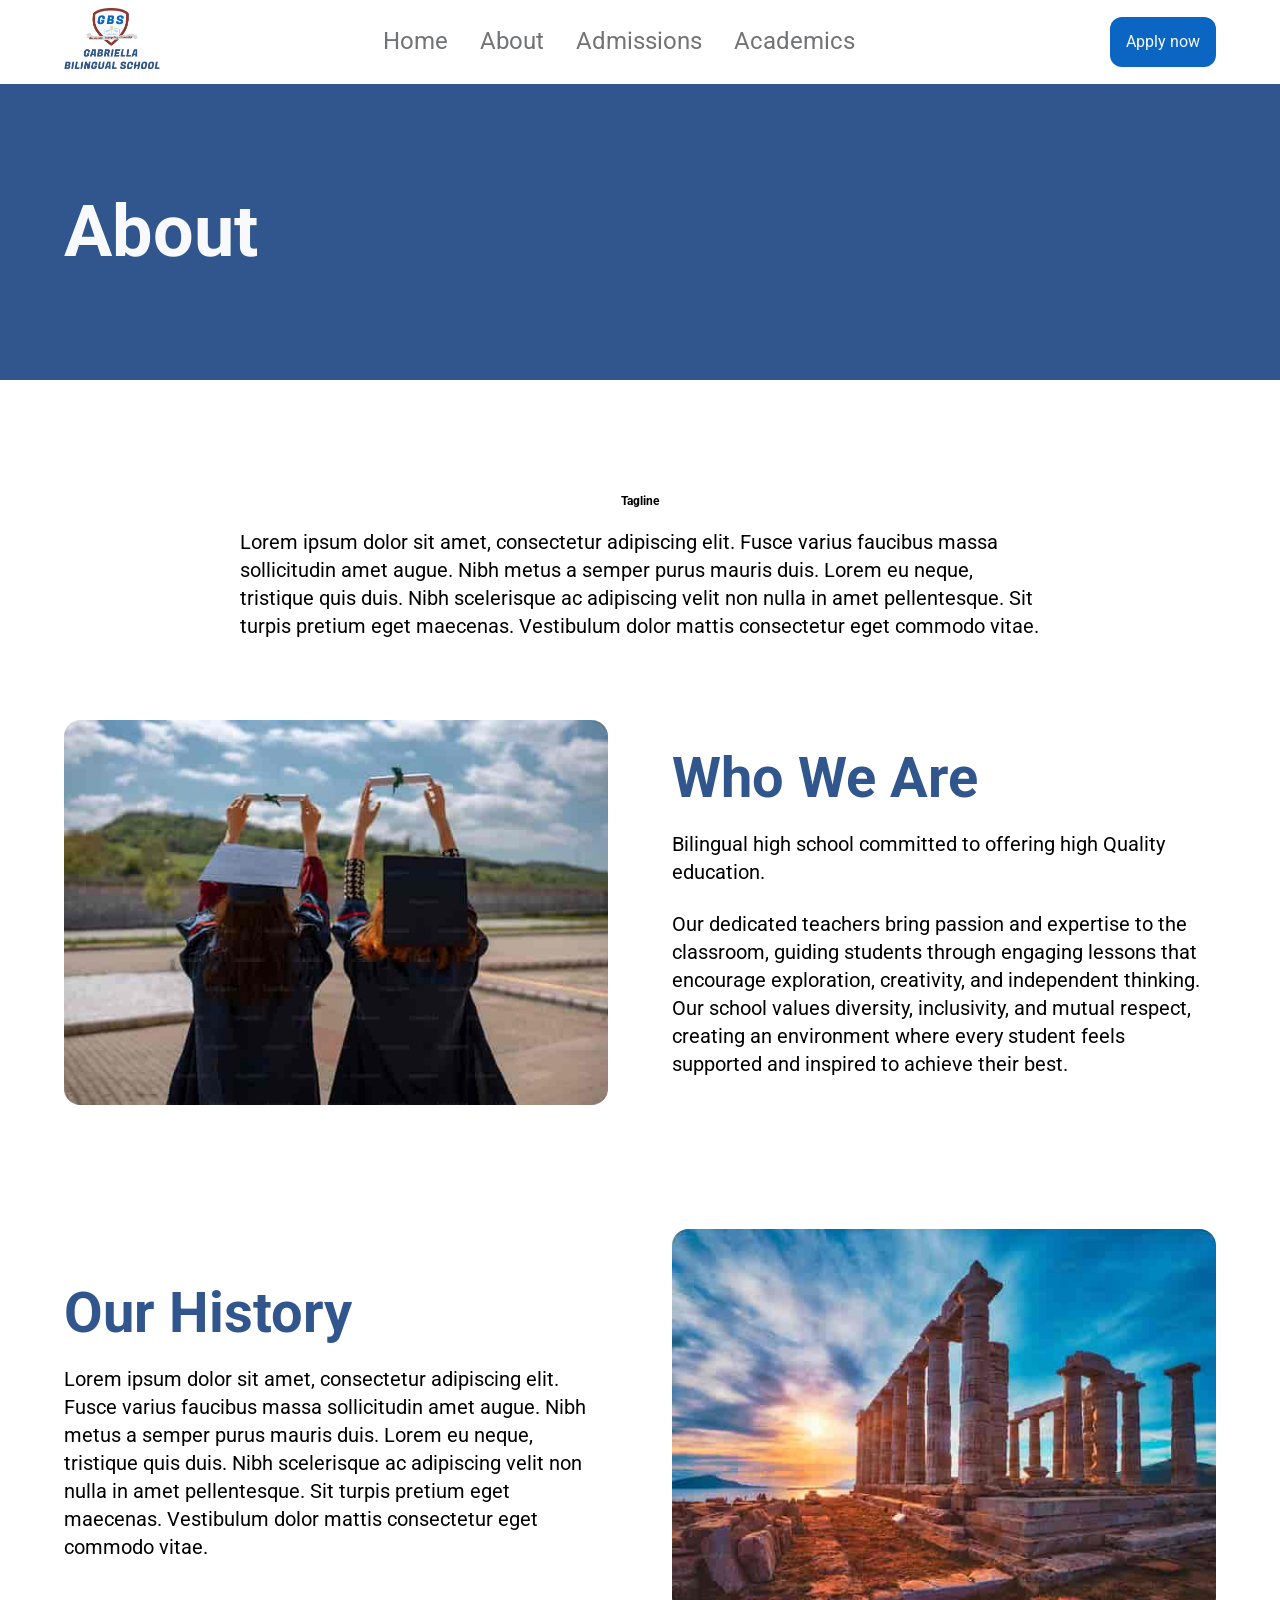
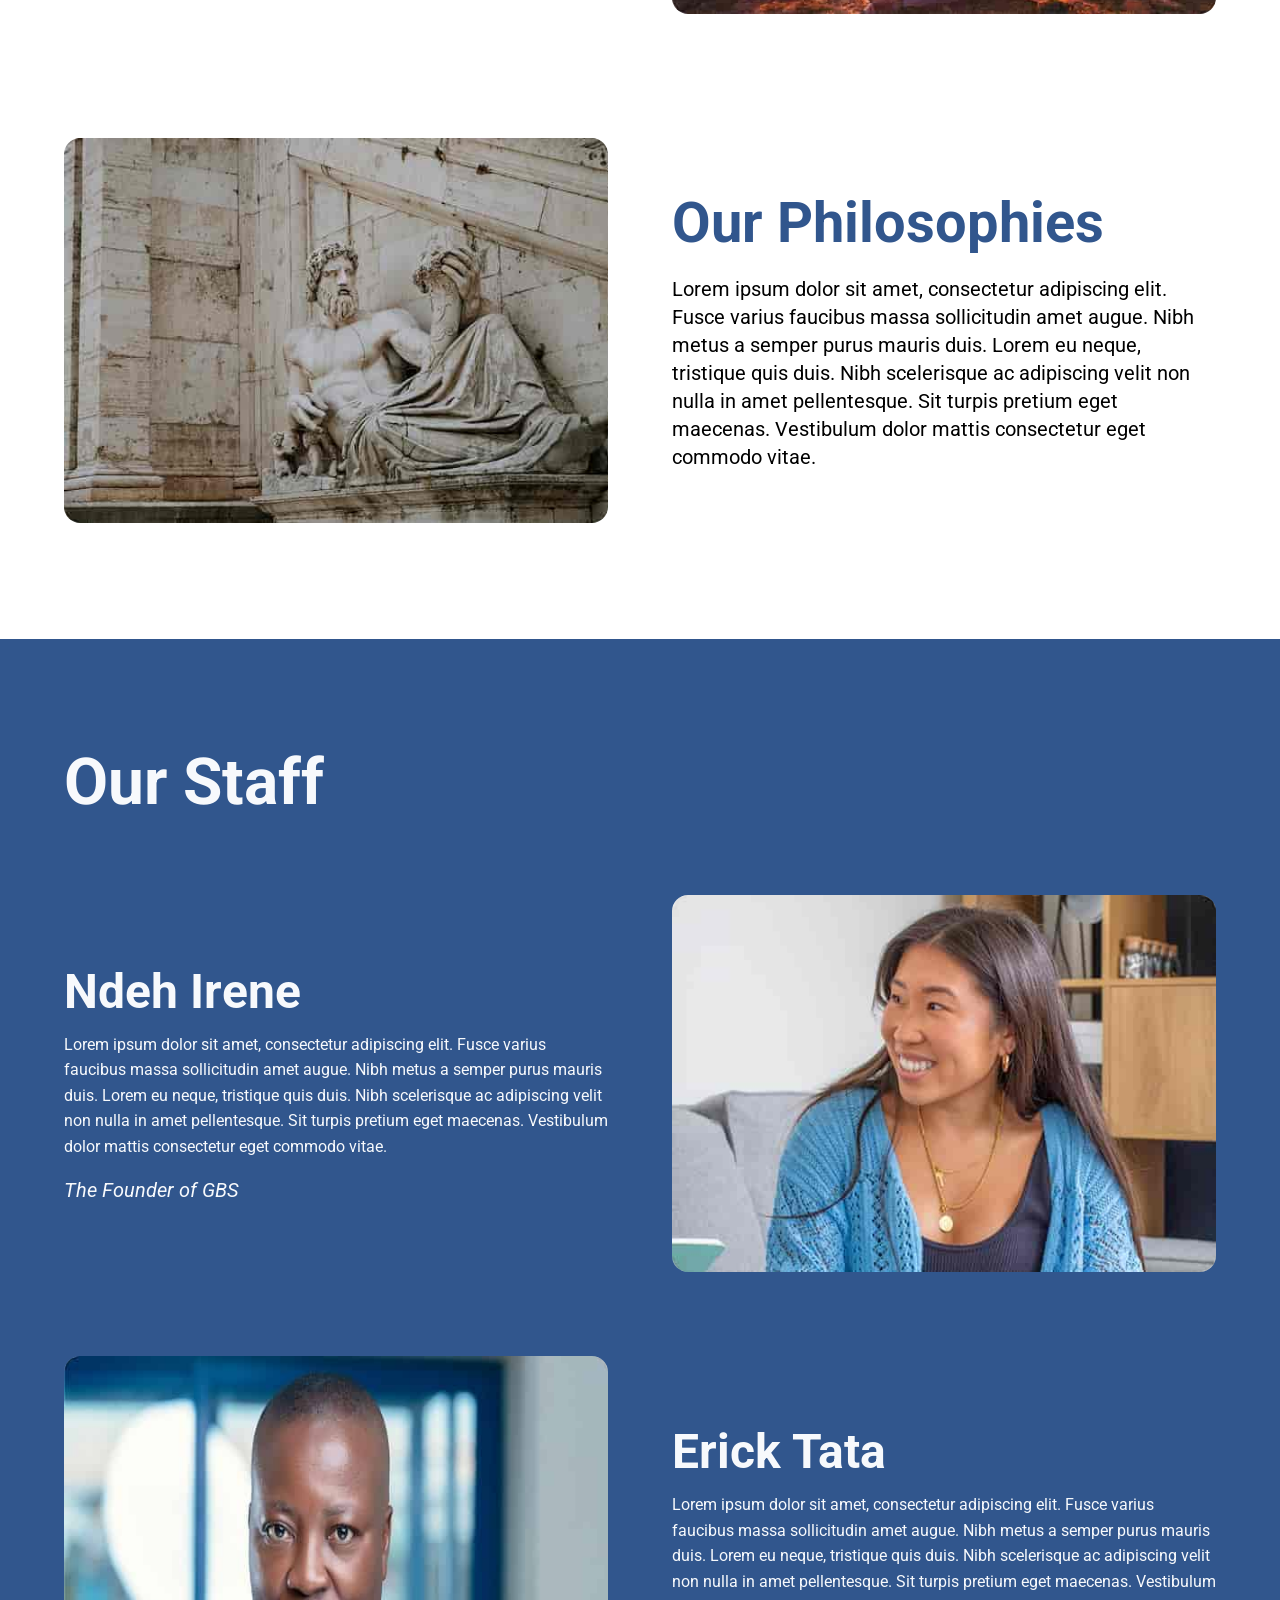
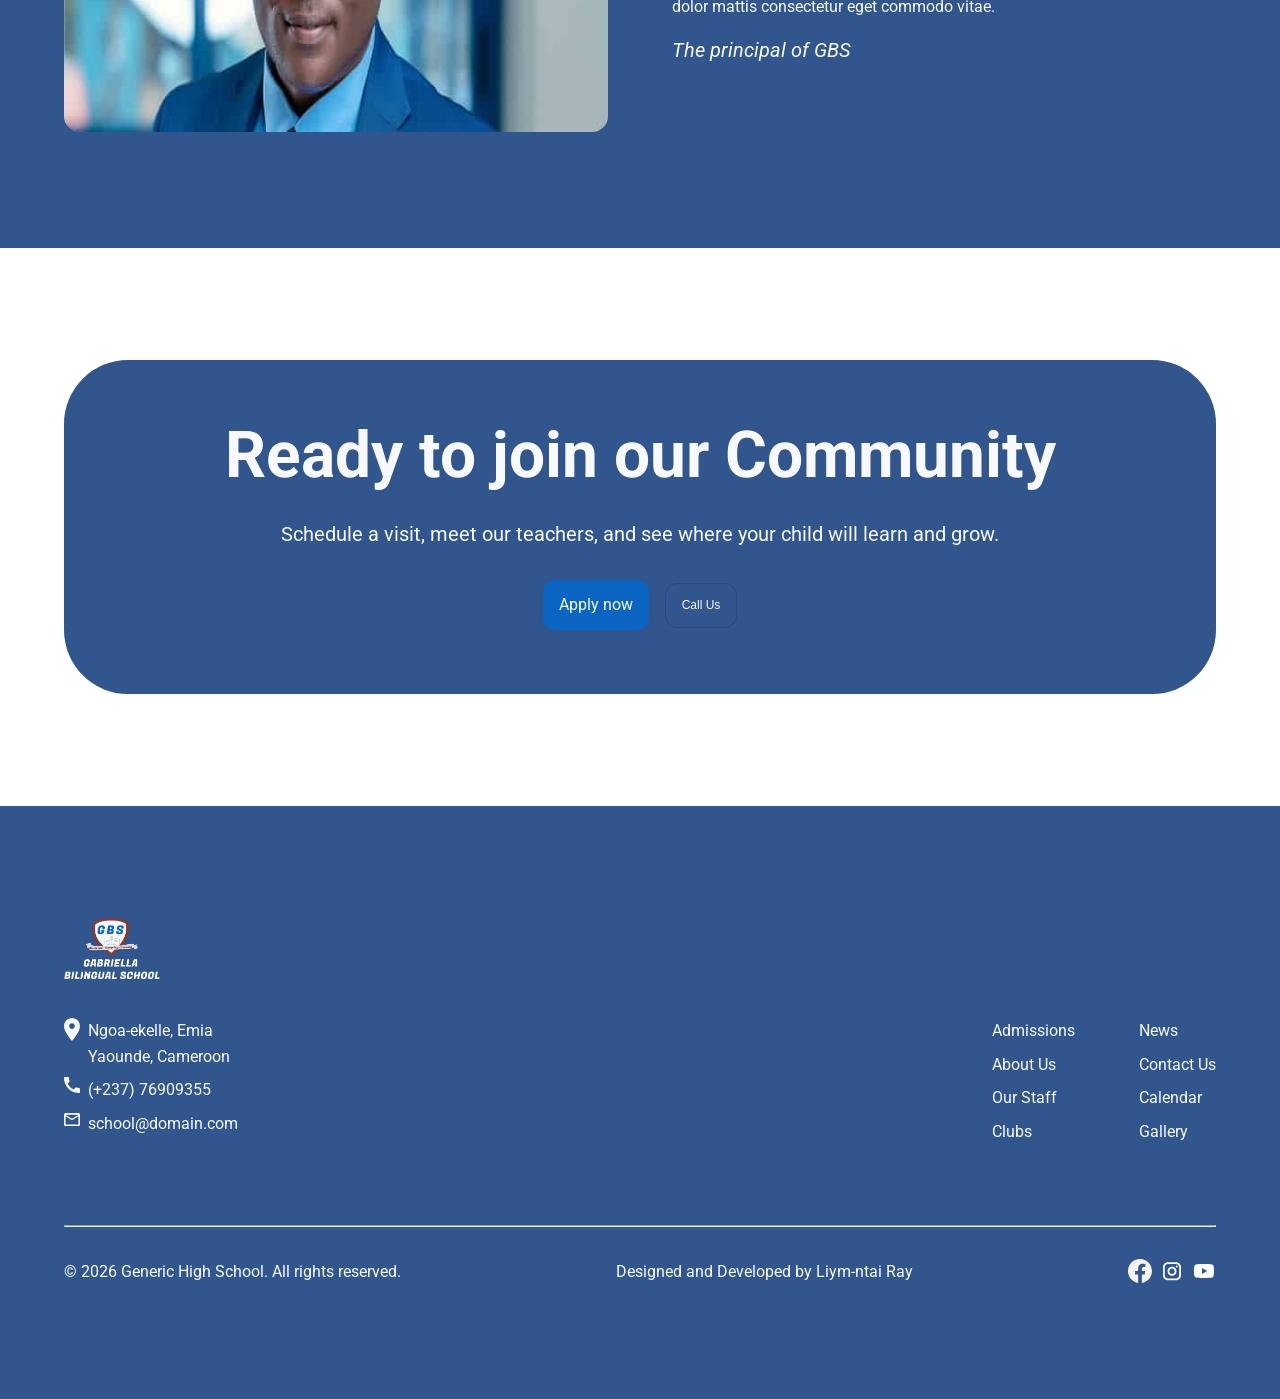
<file: about.html>
<!DOCTYPE html>
<html lang="en">
<head>
    <meta charset="UTF-8">
    <meta name="viewport" content="width=device-width, initial-scale=1.0">
    <title>About</title>
    <link rel="stylesheet" href="utilities.css">
    <link rel="stylesheet" href="style.css">
    <link rel="stylesheet" href="secondary-page.css">
</head>
<body>
 <!-- Navbar -->
    <div class="navbar">
        <div class="container">
            <div class="flex-between align-center">
             
                    <div class="logo">
                        <img src="img/logo-2.png" alt="">
                    </div>
                  
                <div class="nav">
                          <ul>
                            <li><a href="/"><p class="body-l-regular">Home</p></a></li>
                            <li><a href="/about"><p class="body-l-regular">About</p></a></li>
                            <li><a href="/admissions"><p class="body-l-regular">Admissions</p></a></li>
                            <li><a href="/academics"><p class="body-l-regular">Academics</p></a></li>
                            <li><a href=""><p class="body-l-regular"></p></a></li>
                        </ul>
                </div>
                <div class="order-box">

                     <a href="" class="button-primary nav-action"><p class="body-s-regular">Apply now</p></a>
                   <button id="menu-bar" class="hamburger">
                    <span class="hamburger-top"></span>                
                    <span class="hamburger-middle"></span>                
                    <span class="hamburger-bottom"></span>                
                    </button>
   
                 </div>

            </div>
        </div>

    <!-- To view the navbar. It is normally hidden  -->
    <div class="view-navbar">
         <ul>
            <li><a href="/" class="nav-items">Home</a></li>
            <li><a href="/about" class="nav-items">About</a></li>
            <li><a href="/admissions" class="nav-items">Admissions</a></li>
            <li><a href="/academics" class="nav-items">Academics</a></li>
            <li><a href="" class="button-primary nav-action-menu"><p class="body-s-regular">Apply now</p></a></li>
              
       
        </ul>
    </div>
    </div>

    
    <!-- Header -->
    <section class="header-1">
        <div class="container">
    <h1>About</h1>
        </div>
    </section>


    
</section>
<!-- About wrapper -->
<section class="about-wrapper">
<div class="container">
    <div class="component-v center">
        <div class="content-3" style="max-width: 800px;">
            <p class="label-ui-bold center" >
                Tagline
            </p>
            <p class="body-m-regular">
Lorem ipsum dolor sit amet, consectetur adipiscing elit. 
                       Fusce varius faucibus massa sollicitudin amet augue. Nibh metus a semper purus mauris duis. Lorem eu neque, tristique quis duis. Nibh scelerisque ac adipiscing velit non nulla in amet pellentesque. Sit turpis pretium eget maecenas.
                        Vestibulum dolor mattis consectetur eget commodo vitae. 
            </p>
        </div>
        <div class="content-0 abouts">
            <div class="component-h">
                <div class="img">
                    <img src="img/Who-we-are.jpg" alt="">
                </div>
                <div class="content-2">
                    <h3>Who We Are</h3>
                    <p class="body-m-regular">
                        Bilingual high school committed to offering high Quality education.
                    </p>
                    <!-- <p class="body-m-regular">
                        Our dedicated teachers bring passion and expertise to the classroom, 
                    guiding students through engaging lessons that encourage exploration, creativity, and independent thinking.
                    </p> -->
                         
                    <p class="body-m-regular">
                        Our dedicated teachers bring passion and expertise to the classroom,
 guiding students through engaging lessons that encourage exploration, creativity, and independent thinking.
                     Our school values diversity, inclusivity, and mutual respect, creating an environment where every student feels supported and inspired to achieve their best.
                    </p>
                 
                </div>
            </div>
            <div class="component-h">
             
                <div class="content-2">
                    <h3>Our History</h3>
                    <p class="body-m-regular">
                       Lorem ipsum dolor sit amet, consectetur adipiscing elit. 
                       Fusce varius faucibus massa sollicitudin amet augue. Nibh metus a semper purus mauris duis. Lorem eu neque, tristique quis duis. Nibh scelerisque ac adipiscing velit non nulla in amet pellentesque. Sit turpis pretium eget maecenas.
                        Vestibulum dolor mattis consectetur eget commodo vitae. 
                    </p>
                </div>
               <div class="img">
                    <img src="img/history.jpg" alt="">
                </div>
              
            </div>
            <div class="component-h">
                <div class="img">
                    <img src="img/philosophies.jpg" alt="">
                </div>
                <div class="content-2">
                    <h3>Our Philosophies</h3>
                    <p class="body-m-regular">
                       Lorem ipsum dolor sit amet, consectetur adipiscing elit. 
                       Fusce varius faucibus massa sollicitudin amet augue. Nibh metus a semper purus mauris duis. Lorem eu neque, tristique quis duis. Nibh scelerisque ac adipiscing velit non nulla in amet pellentesque. Sit turpis pretium eget maecenas.
                        Vestibulum dolor mattis consectetur eget commodo vitae. 
                    </p>
                </div>
            </div>
        </div>

    </div>
</div>

</section>

<!-- Staff section -->
<section class="bg-d staff-section">
<div class="container ">
    <div class="component-v">
         <h2>Our Staff</h2>
         <div class="component-v staff-members">
              <div class="component-h center">
                <div class="content-3">
                    <h4>Ndeh Irene</h4>
                    <p class="body-s-regular">
                       Lorem ipsum dolor sit amet, consectetur adipiscing elit. 
                       Fusce varius faucibus massa sollicitudin amet augue. Nibh metus a semper purus mauris duis. Lorem eu neque, tristique quis duis. Nibh scelerisque ac adipiscing velit non nulla in amet pellentesque. Sit turpis pretium eget maecenas.
                        Vestibulum dolor mattis consectetur eget commodo vitae. 
                    </p>
                    <p class="body-m-regular">
                        <i>The Founder of GBS</i>
                    </p>
                </div>
                <div class="img">
                    <img src="img/proprietor.jpg" alt="">
                </div>
              
            </div> 
             <div class="component-h center">
                 <div class="img">
                    <img src="img/principal.jpg" alt="">
                </div>
                <div class="content-3">
                    <h4>Erick Tata</h4>
                    <p class="body-s-regular">
                       Lorem ipsum dolor sit amet, consectetur adipiscing elit. 
                       Fusce varius faucibus massa sollicitudin amet augue. Nibh metus a semper purus mauris duis. Lorem eu neque, tristique quis duis. Nibh scelerisque ac adipiscing velit non nulla in amet pellentesque. Sit turpis pretium eget maecenas.
                        Vestibulum dolor mattis consectetur eget commodo vitae. 
                    </p>
                    <p class="body-m-regular">
                        <i>The principal of GBS</i>
                    </p>
                </div>
               
              
            </div>
         </div>
        
    
    </div>
 
         
           
</div>
</section>
<!-- CTA -->
<section>
    <div class="container">
         <div class="cta flex center bg-d">
                <div class="content-1">
                 <h2 class="text-center">Ready to join our Community</h2>
                 <p class="body-m-regular text-center">Schedule a visit, meet our teachers, and see where your child will learn and grow.</p>
                 <div class="center flex gap-1">
                    <a href="" class="button-primary nav-action-menu"><p class="body-s-regular">Apply now</p></a>
                    <button class="button-secondary"><p class="label-ui-regular">Call Us</p></button>
                 </div>
                </div>
                
            </div>
        </div>
     </section>

</section>


      <!-- Footer -->
     <section class="footer">
        <div class="container">
            <div class="content-1"> <div class="logo">
                        <img src="img/logo-white.png" alt="">
            </div>
            <div class="component-v">
                <div class="flex-between foldable gap-2">
                     
                <div class="content-1">
                    <div class="content-4">
                        <div class="flex gap-0">
                            <div style="width: 16px;"><img src="img/Location.svg" style="color: #F7F9FC;"></div>
                            <p class="body-s-regular">Ngoa-ekelle, Emia<br> Yaounde, Cameroon</p>
                        </div>
                        <div class="flex gap-0">
                            <div style="width: 16px;"><img src="img/Phone.svg" alt=""></div>
                            <p class="body-s-regular">(+237) 76909355</p>
                        </div>
                        <div class="flex gap-0">
                            <div style="width: 16px;"><img src="img/Mail.svg" alt=""></div>
                            <p class="body-s-regular">school@domain.com</p>
                        </div>
                    </div>
                </div>
                <div class="flex gap-4">
                    <div class="content-4">
                        <!-- <p class="body-m-regular">Quick Links</p> -->
                        <a href=""><p class="body-s-regular">Admissions</p></a>
                        <a href=""><p class="body-s-regular">About Us</p></a>
                        <a href=""><p class="body-s-regular">Our Staff</p></a>
                        <a href=""><p class="body-s-regular">Clubs</p></a>
                        
         
                    </div>
                    <div class="content-4">
                        <!-- <p class="body-m-regular">Quick Links</p> -->
                        <a href=""><p class="body-s-regular">News</p></a>
                        <a href=""><p class="body-s-regular">Contact Us</p></a>
                        <a href=""><p class="body-s-regular">Calendar</p></a>
                        <a href=""><p class="body-s-regular">Gallery</p></a>
                        
                    </div>
                </div>
                </div>
                <div class="content-1">
                    <hr>
                    <div class="base flex-between foldable gap-1">
                        <div class="credits">
                            <p class="body-s-regular">© 2026 Generic High School. All rights reserved.</p>
                        </div>
                        <p class="body-s-regular">Designed and Developed by Liym-ntai Ray</p>
                        <div class="social-links flex gap-0">
                            <div><img class="m-icon" src="img/Facevook.svg" alt=""></div>
                            <div><img class="m-icon" src="img/Instagram.svg" alt=""></div>
                            <div><img class="m-icon" src="img/Youtube.svg" alt=""></div>
                        </div>
                    </div>
                </div>
            </div>
          
        </div>
     </section>
</body>
</html>
</file>
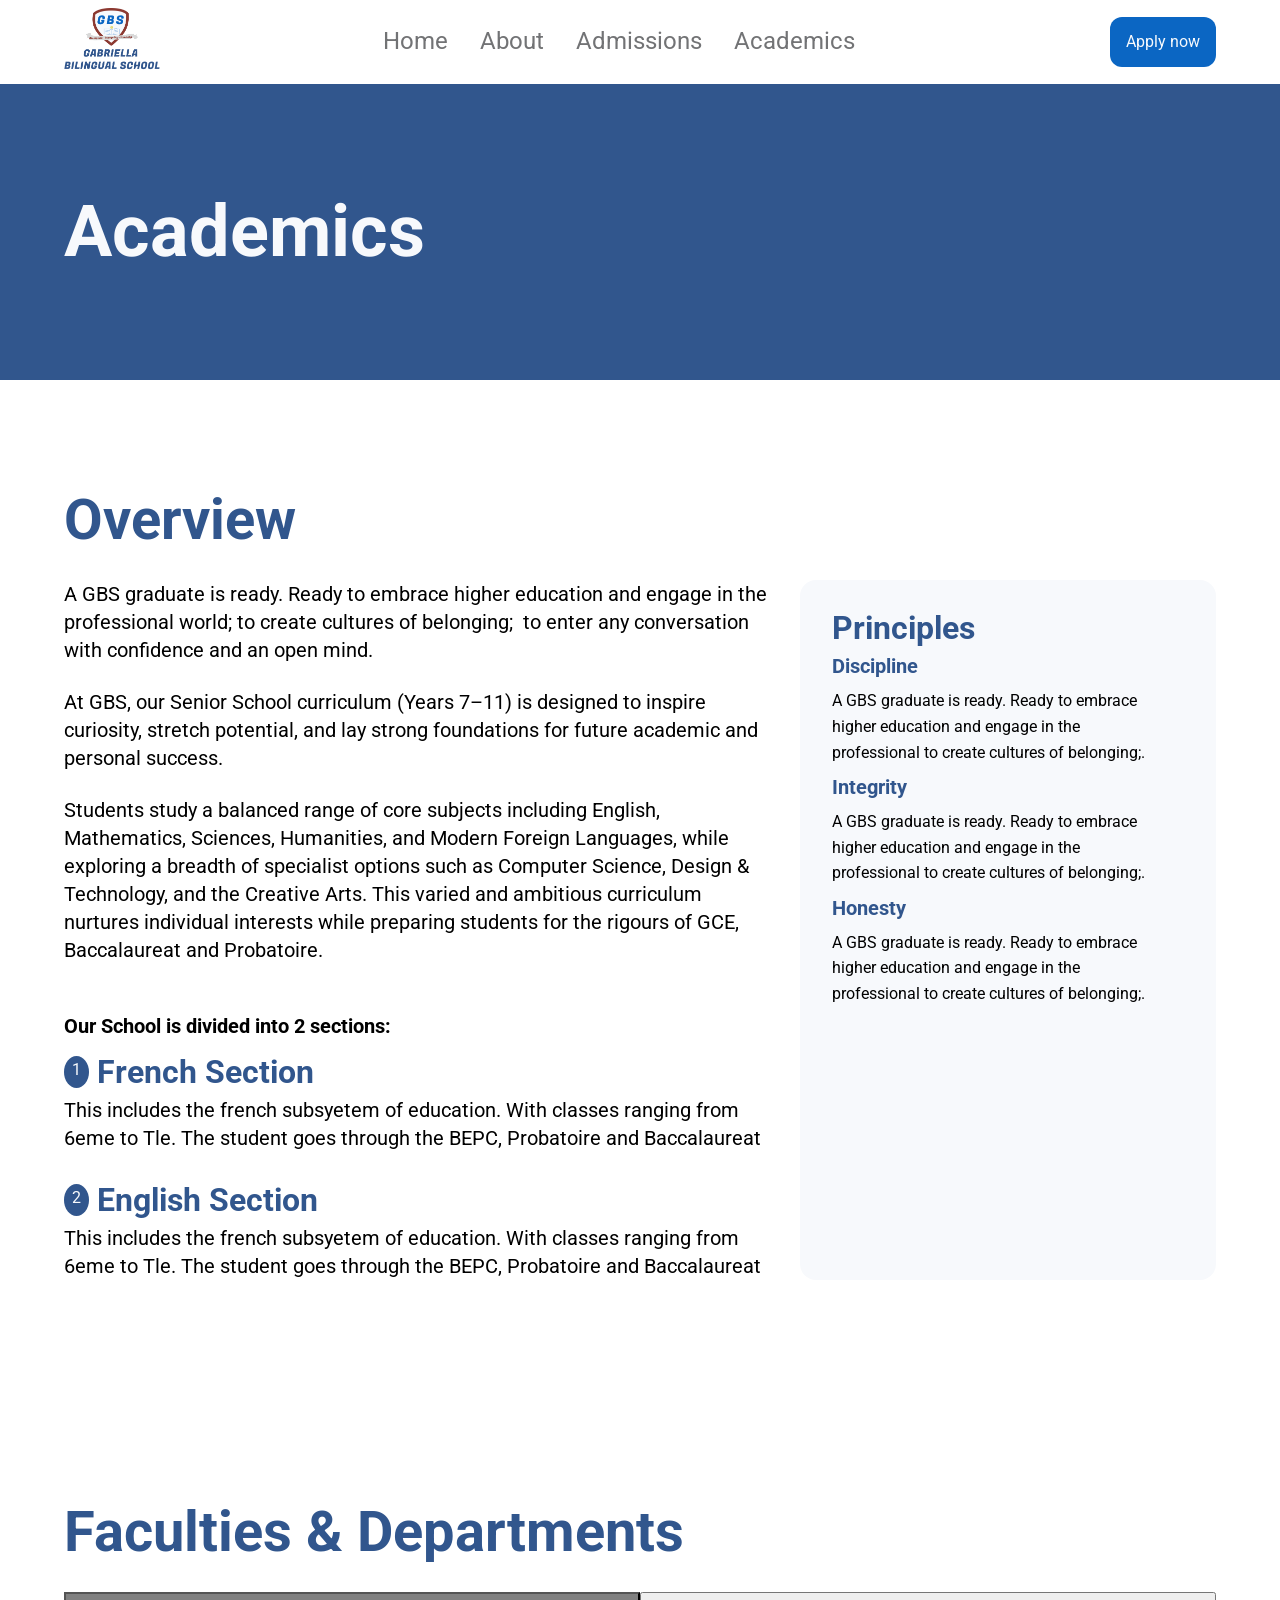
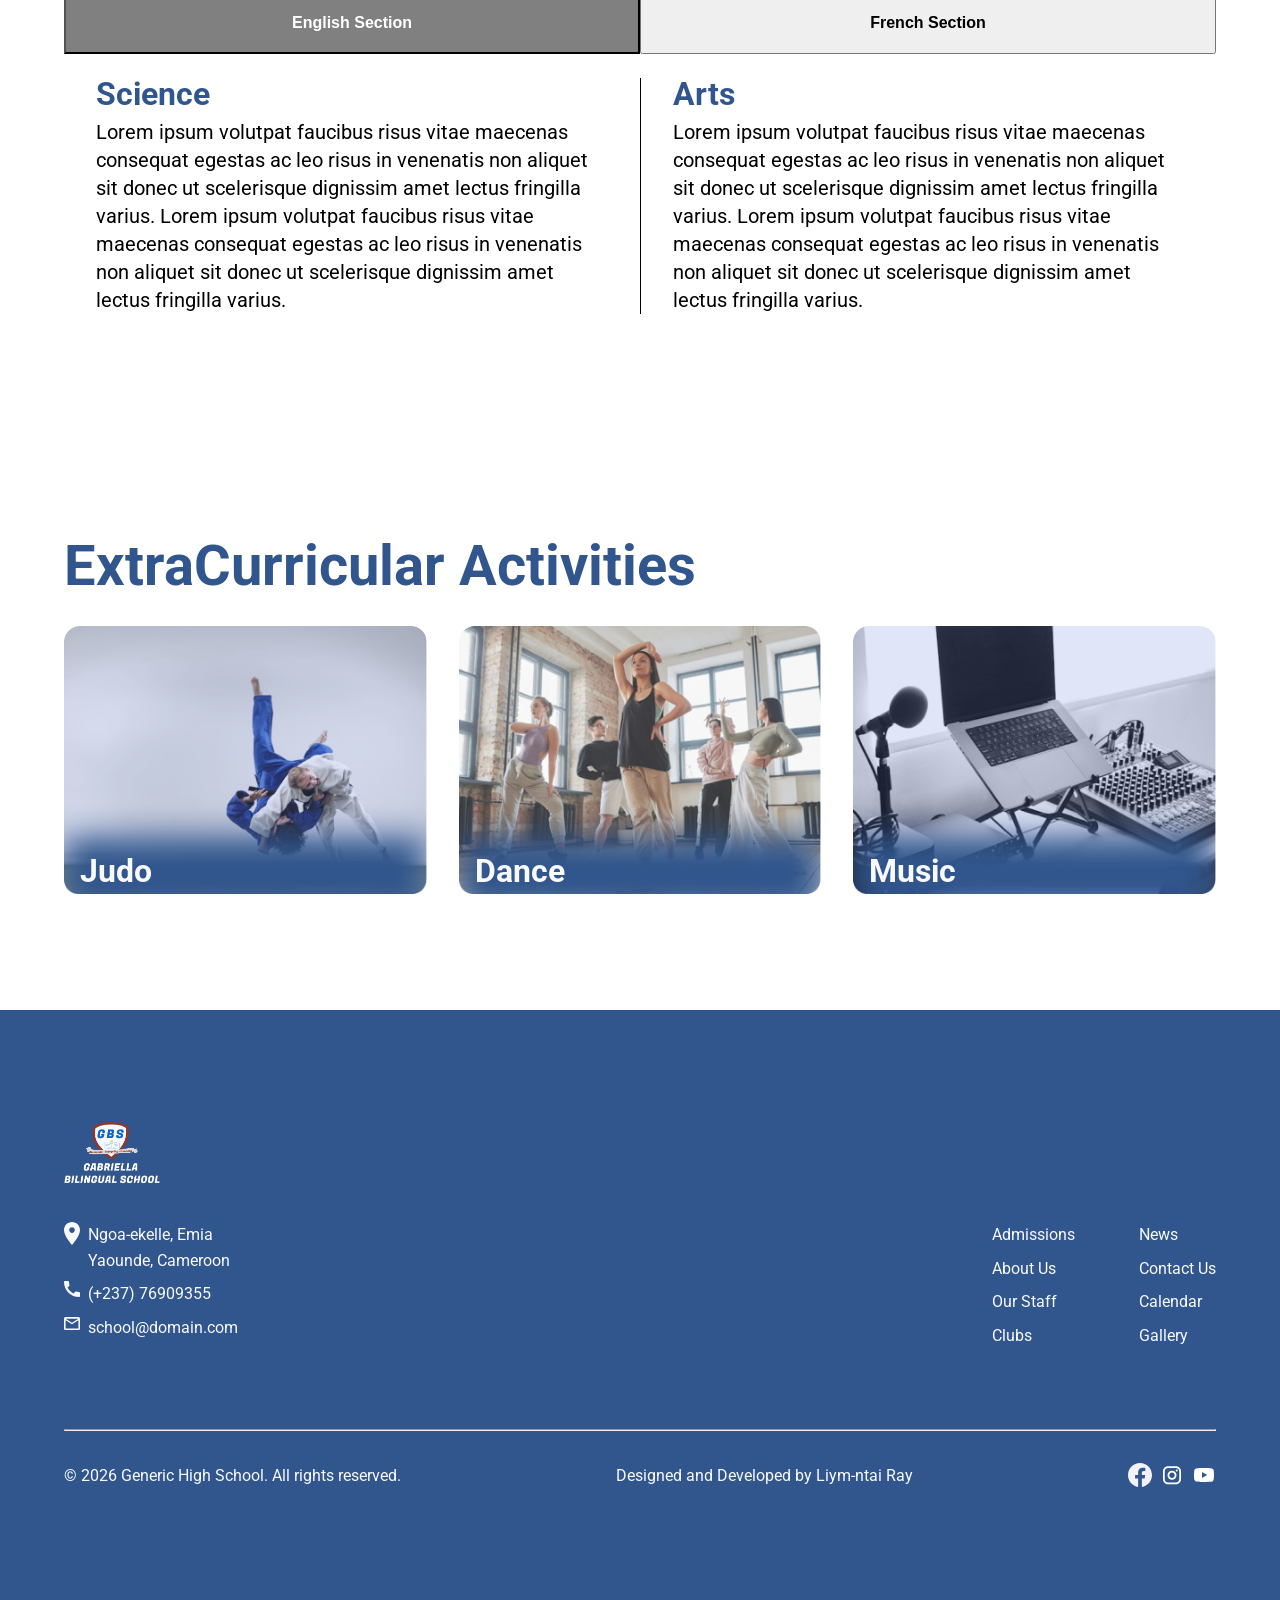
<file: academics.html>
<!DOCTYPE html>
<html lang="en">
<head>
    <meta charset="UTF-8">
    <meta name="viewport" content="width=device-width, initial-scale=1.0">
    <title>Academics</title>
    <link rel="stylesheet" href="utilities.css">
    <link rel="stylesheet" href="style.css">
    <link rel="stylesheet" href="secondary-page.css">
</head>
<body>

 <!-- Navbar -->
    <div class="navbar">
        <div class="container">
            <div class="flex-between align-center">
             
                    <div class="logo">
                        <img src="img/logo-2.png" alt="">
                    </div>
                  
                <div class="nav">
                           <ul>
                            <li><a href="/"><p class="body-l-regular">Home</p></a></li>
                            <li><a href="/about"><p class="body-l-regular">About</p></a></li>
                            <li><a href="/admissions"><p class="body-l-regular">Admissions</p></a></li>
                            <li><a href="/academics"><p class="body-l-regular">Academics</p></a></li>
                            <li><a href=""><p class="body-l-regular"></p></a></li>
                        </ul>
                </div>
                <div class="order-box">

                     <a href="" class="button-primary nav-action"><p class="body-s-regular">Apply now</p></a>
                   <button id="menu-bar" class="hamburger">
                    <span class="hamburger-top"></span>                
                    <span class="hamburger-middle"></span>                
                    <span class="hamburger-bottom"></span>                
                    </button>
   
                 </div>

            </div>
        </div>

    <!-- To view the navbar. It is normally hidden  -->
    <div class="view-navbar">
         <ul>
            <li><a href="/" class="nav-items">Home</a></li>
            <li><a href="/about" class="nav-items">About</a></li>
            <li><a href="/admissions" class="nav-items">Admissions</a></li>
            <li><a href="/academics" class="nav-items">Academics</a></li>
            <li><a href="" class="button-primary nav-action-menu"><p class="body-s-regular">Apply now</p></a></li>
              
       
        </ul>
    </div>
    </div>

    <!-- Header -->
    <section class="header-1">
        <div class="container"> 
            <h1>Academics</h1>
        </div>
    </section>


    
    <!-- Overview Section -->
    <section>
        <div class="container">
            <div class="content-1">
             <h3>Overview</h3>
             <div class="component-h-2-1 gap-2">
                <div class="content-2 overview">
                    <p class="body-m-regular">
            A GBS graduate is ready. Ready to embrace higher education and 
            engage in the professional world; to create cultures of belonging; 
            to enter any conversation with confidence and an open mind.        
                    </p>
                    <p class="body-m-regular">
                        At GBS, our Senior School curriculum (Years 7–11) is designed to inspire curiosity, stretch potential, and lay strong foundations for future academic and personal success.
                        <br>
                        <p class="body-m-regular">
Students study a balanced range of core subjects including English, Mathematics, Sciences, Humanities, and Modern Foreign Languages, while exploring a breadth of specialist options such as Computer Science, Design & Technology, and the Creative Arts.
 This varied and ambitious curriculum nurtures individual
 interests while preparing students for the rigours of GCE, Baccalaureat and Probatoire.
                        </p>

                    </p>
                    <div class="content-3">
                        <p class="body-m-bold">Our School is divided into 2 sections:</p>
                        <div class="content-1">
                            <div class="content-4">
                        <div class="flex gap-0">
                            <div class="one">1</div>
                          <h6>French Section</h6>
                        </div>
                             
                        <p class="body-m-regular">This includes the french subsyetem of education.
With classes ranging from 6eme to Tle. 
The student goes through the BEPC, Probatoire and Baccalaureat</p>
                    </div>
                    <div class="content-4">
                          <div class="flex gap-0">
                            <div class="one">2</div>
                          <h6>English Section</h6>
                        </div>
                        <p class="body-m-regular">This includes the french subsyetem of education.
With classes ranging from 6eme to Tle. 
The student goes through the BEPC, Probatoire and Baccalaureat</p>
                    </div>
                        </div>
                    </div>
                    
                </div>
            
           
            <div class="card-text bg-c content-4 principles">
                <h6>Principles</h6>
                <div class="content-4">
                    <p class="body-m-bold color-d">Discipline</p>
                    <p class="body-s-regular">
                        A GBS graduate is ready. Ready to embrace 
                        higher education and engage in the professional to create cultures of belonging;.
                    </p>
                </div>
                 <div class="content-4">
                    <p class="body-m-bold color-d">Integrity</p>
                    <p class="body-s-regular">
                        A GBS graduate is ready. Ready to embrace 
                        higher education and engage in the professional to create cultures of belonging;.
                    </p>
                </div>
                 <div class="content-4">
                    <p class="body-m-bold color-d">Honesty</p>
                    <p class="body-s-regular">
                        A GBS graduate is ready. Ready to embrace 
                        higher education and engage in the professional to create cultures of belonging;.
                    </p>
                </div>
            </div>
          </div>
            </div>
       


         
        </div>
    </section>

    <!-- Faculties Section -->
     <section>
        <div class="container">
            <div class="content-2">
               <div class="content-1">
                <h3>Faculties & Departments</h3>
                <div class="academic-sections">
                    <button class="section-btn active"><p class="body-s-bold">English Section</p></button>
                    <button class="section-btn"><p class="body-s-bold">French Section</p> </button>
                </div>
               </div> 
               <div class="section-divs active">
                <div class="content-4 facs vertical-line">
                    <h6>Science</h6>
                    <p class="body-m-regular">
                        Lorem ipsum volutpat faucibus risus vitae maecenas consequat egestas ac leo risus in venenatis non aliquet sit donec ut scelerisque dignissim amet lectus fringilla varius.
                        Lorem ipsum volutpat faucibus risus vitae maecenas consequat egestas ac leo risus in venenatis non aliquet
                         sit donec ut scelerisque dignissim amet lectus fringilla varius.
                    </p>
                </div>
                <!-- <div class="vertical-line"></div> -->
                <div class="content-4 facs">
                    <h6>Arts</h6>
                    <p class="body-m-regular">
                        Lorem ipsum volutpat faucibus risus vitae maecenas consequat egestas ac leo risus in venenatis non aliquet sit donec ut scelerisque dignissim amet lectus fringilla varius.
                        Lorem ipsum volutpat faucibus risus vitae maecenas consequat egestas ac leo risus in venenatis non aliquet
                         sit donec ut scelerisque dignissim amet lectus fringilla varius.
                    </p>
                </div>
                <p class="body-l-regular"></p>
               </div>
                 <div class="section-divs">
                <div class="content-4 facs vertical-line">
                    <h6>Les Science</h6>
                    <p class="body-m-regular">
                        Lorem ipsum volutpat faucibus risus vitae maecenas consequat egestas ac leo risus in venenatis non aliquet sit donec ut scelerisque dignissim amet lectus fringilla varius.
                        Lorem ipsum volutpat faucibus risus vitae maecenas consequat egestas ac leo risus in venenatis non aliquet
                         sit donec ut scelerisque dignissim amet lectus fringilla varius.
                    </p>
                </div>
                <div class="content-4 facs">
                    <h6>Les Arts</h6>
                    <p class="body-m-regular">
                        Lorem ipsum volutpat faucibus risus vitae maecenas consequat egestas ac leo risus in venenatis non aliquet sit donec ut scelerisque dignissim amet lectus fringilla varius.
                        Lorem ipsum volutpat faucibus risus vitae maecenas consequat egestas ac leo risus in venenatis non aliquet
                         sit donec ut scelerisque dignissim amet lectus fringilla varius.
                    </p>
                </div>
                <p class="body-l-regular"></p>
               </div>
            </div>
        </div>
     </section>


     <!-- Extracurricular activities section-->
     <section>
        <div class="container">
            <div class="content-1">
                <h3>ExtraCurricular Activities</h3>
                <div class="row">
                    <div class="judo activities card-image ">
                        <img src="img/Frame-65.png" alt="">
                        <div class="blue-rect"></div>
                        <h6>Judo</h6>
                    </div>
                    <div class="judo activities card-image ">
                        <img src="img/Dance.png" alt="">
                        <div class="blue-rect"></div>
                        <h6>Dance</h6>
                    </div>
                    <div class="judo activities card-image ">
                        <img src="img/Music.png" alt="">
                        <div class="blue-rect"></div>
                        <h6>Music</h6>
                    </div>
                </div>
            </div>
        </div>
     </section>

     
  <!-- Footer -->
     <section class="footer">
        <div class="container">
            <div class="content-1"> <div class="logo">
                        <img src="img/logo-white.png" alt="">
            </div>
            <div class="component-v">
                <div class="flex-between foldable gap-2">
                     
                <div class="content-1">
                    <div class="content-4">
                        <div class="flex gap-0">
                            <div style="width: 16px;"><img src="img/Location.svg" style="color: #F7F9FC;"></div>
                            <p class="body-s-regular">Ngoa-ekelle, Emia<br> Yaounde, Cameroon</p>
                        </div>
                        <div class="flex gap-0">
                            <div style="width: 16px;"><img src="img/Phone.svg" alt=""></div>
                            <p class="body-s-regular">(+237) 76909355</p>
                        </div>
                        <div class="flex gap-0">
                            <div style="width: 16px;"><img src="img/Mail.svg" alt=""></div>
                            <p class="body-s-regular">school@domain.com</p>
                        </div>
                    </div>
                </div>
                <div class="flex gap-4">
                    <div class="content-4">
                        <!-- <p class="body-m-regular">Quick Links</p> -->
                        <a href=""><p class="body-s-regular">Admissions</p></a>
                        <a href=""><p class="body-s-regular">About Us</p></a>
                        <a href=""><p class="body-s-regular">Our Staff</p></a>
                        <a href=""><p class="body-s-regular">Clubs</p></a>
                        
         
                    </div>
                    <div class="content-4">
                        <!-- <p class="body-m-regular">Quick Links</p> -->
                        <a href=""><p class="body-s-regular">News</p></a>
                        <a href=""><p class="body-s-regular">Contact Us</p></a>
                        <a href=""><p class="body-s-regular">Calendar</p></a>
                        <a href=""><p class="body-s-regular">Gallery</p></a>
                        
                    </div>
                </div>
                </div>
                <div class="content-1">
                    <hr>
                    <div class="base flex-between foldable gap-1">
                        <div class="credits">
                            <p class="body-s-regular">© 2026 Generic High School. All rights reserved.</p>
                        </div>
                        <p class="body-s-regular">Designed and Developed by Liym-ntai Ray</p>
                        <div class="social-links flex gap-0">
                            <div><img class="m-icon" src="img/Facevook.svg" alt=""></div>
                            <div><img class="m-icon" src="img/Instagram.svg" alt=""></div>
                            <div><img class="m-icon" src="img/Youtube.svg" alt=""></div>
                        </div>
                    </div>
                </div>
            </div>
          
        </div>
     </section>


<script src="secondary.js"></script>
</body>
</html>
</file>
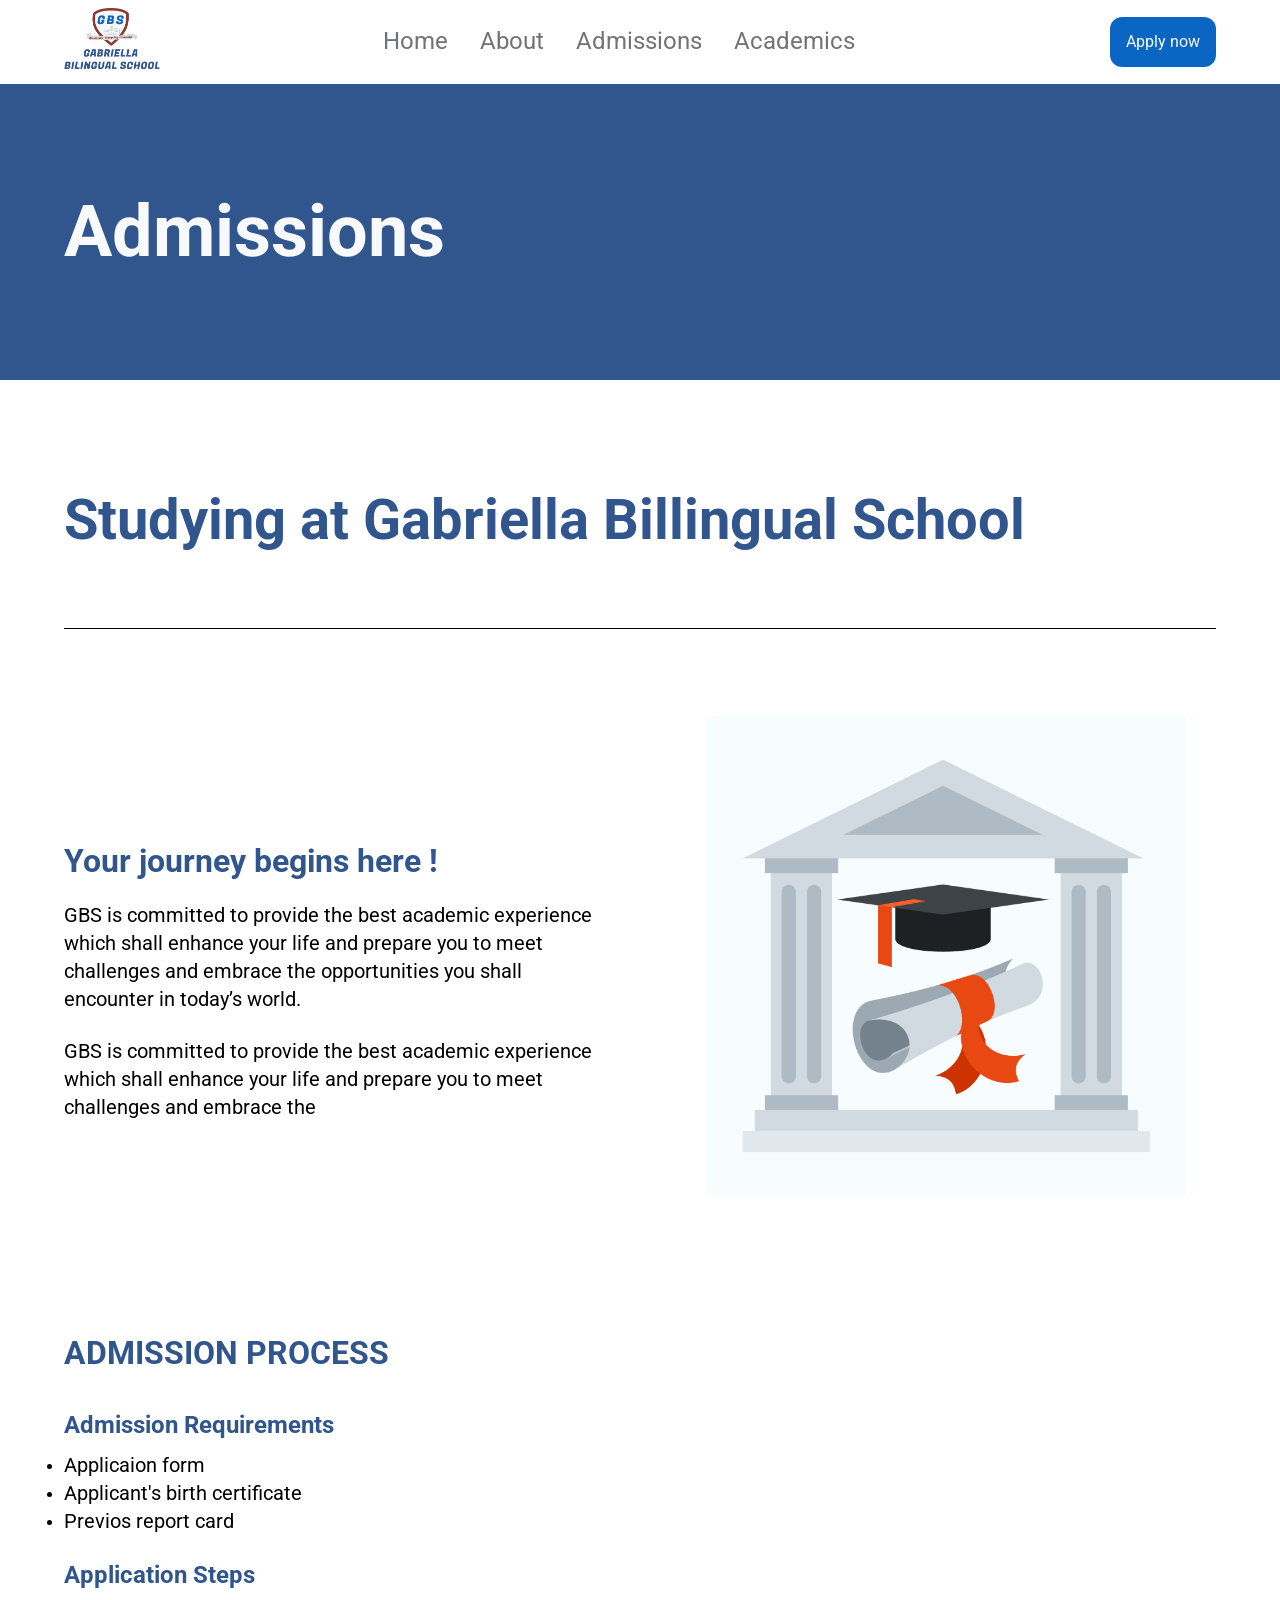
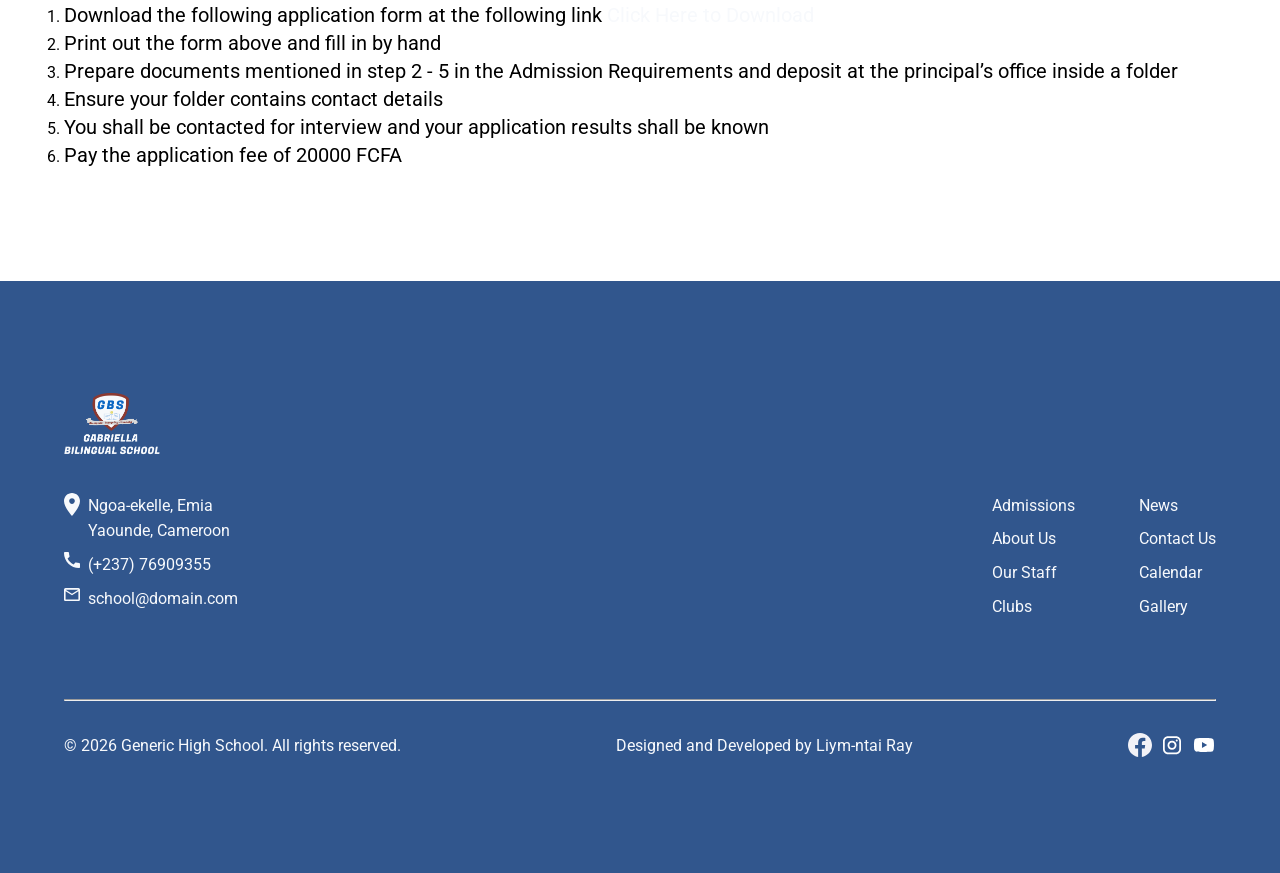
<file: admissions.html>
<!DOCTYPE html>
<html lang="en">
<head>
    <meta charset="UTF-8">
    <meta name="viewport" content="width=device-width, initial-scale=1.0">
    <title>Admissions</title>
    <link rel="stylesheet" href="utilities.css">
    <link rel="stylesheet" href="style.css">
    <link rel="stylesheet" href="secondary-page.css">
</head>
<body>
 <!-- Navbar -->
    <div class="navbar">
        <div class="container">
            <div class="flex-between align-center">
             
                    <div class="logo">
                        <img src="img/logo-2.png" alt="">
                    </div>
                  
                <div class="nav">
                           <ul>
                            <li><a href="/"><p class="body-l-regular">Home</p></a></li>
                            <li><a href="/about"><p class="body-l-regular">About</p></a></li>
                            <li><a href="/admissions"><p class="body-l-regular">Admissions</p></a></li>
                            <li><a href="/academics"><p class="body-l-regular">Academics</p></a></li>
                            <li><a href=""><p class="body-l-regular"></p></a></li>
                        </ul>
                </div>
                <div class="order-box">

                     <a href="" class="button-primary nav-action"><p class="body-s-regular">Apply now</p></a>
                   <button id="menu-bar" class="hamburger">
                    <span class="hamburger-top"></span>                
                    <span class="hamburger-middle"></span>                
                    <span class="hamburger-bottom"></span>                
                    </button>
   
                 </div>

            </div>
        </div>

    <!-- To view the navbar. It is normally hidden  -->
    <div class="view-navbar">
         <ul>
            <li><a href="/" class="nav-items">Home</a></li>
            <li><a href="/about" class="nav-items">About</a></li>
            <li><a href="/admissions" class="nav-items">Admissions</a></li>
            <li><a href="/academics" class="nav-items">Academics</a></li>
            <li><a href="" class="button-primary nav-action-menu"><p class="body-s-regular">Apply now</p></a></li>
              
       
        </ul>
    </div>
    </div>

    <!-- Header -->
    <section class="header-1">
        <div class="container"> 
            <h1>Admissions</h1>
        </div>
    </section>

    
    <section>
        <div class="container">
            <div class="admission-wrapper component-v">
                <h3>Studying at Gabriella Billingual School</h3>
                <div class="line"></div>
                <div class="component-h">
                    <div class="content-2">
                        <h6>Your journey begins here !</h6>
                        <div class="body-m-regular">
                            GBS is committed to provide the best academic experience which shall enhance your life and prepare you to meet challenges and embrace the opportunities you shall encounter in today’s world.
                        </div>
                        <div class="body-m-regular">
                                                   GBS is committed to provide 
                            the best academic experience which shall enhance your
                             life and prepare you to meet challenges and embrace the 
                        </div>
                    </div>
                    <div class="img">
                        <img src="img/g1.png" alt="">
                    </div>
                </div>
                <div class="content-2">
                    <div class="content-3">
                        <h6>ADMISSION PROCESS</h6>
                        <div></div>
                    </div>
                    <div class="content-4">
                        <p class="body-l-bold color-d">Admission Requirements</p>
                        <ul>
                            <li><p class="body-m-regular"> Applicaion form</p></li>
                            <li><p class="body-m-regular">Applicant's birth certificate</p> </li>
                            <li><p class="body-m-regular"> Previos report card</p></li>
                        </ul>
                    </div>
                    <div class="content-4">
                           <p class="body-l-bold color-d">Application Steps</p>
                        <ol>
                            <li><p class="body-m-regular"> Download the following application form at the following link  <a download="" >Click Here to Download</a></p></li>
                            <li><p class="body-m-regular"> Print out the form above and fill in by hand</p></li>
                            <li><p class="body-m-regular"> Prepare documents mentioned in step 2 - 5 in the Admission Requirements
 and deposit at the principal’s office inside a folder</p></li>
                            <li><p class="body-m-regular"> Ensure your folder contains contact details</p></li>
                            <li><p class="body-m-regular"> You shall be contacted for interview and your application results shall be known</p></li>
                            <li><p class="body-m-regular">Pay the application fee of 20000 FCFA</p></li>
                        </ol>
                    </div>
                </div>
            </div>
        </div>
    </section>

     <!-- Footer -->
     <section class="footer">
        <div class="container">
            <div class="content-1"> <div class="logo">
                        <img src="img/logo-white.png" alt="">
            </div>
            <div class="component-v">
                <div class="flex-between foldable gap-2">
                     
                <div class="content-1">
                    <div class="content-4">
                        <div class="flex gap-0">
                            <div style="width: 16px;"><img src="img/Location.svg" style="color: #F7F9FC;"></div>
                            <p class="body-s-regular">Ngoa-ekelle, Emia<br> Yaounde, Cameroon</p>
                        </div>
                        <div class="flex gap-0">
                            <div style="width: 16px;"><img src="img/Phone.svg" alt=""></div>
                            <p class="body-s-regular">(+237) 76909355</p>
                        </div>
                        <div class="flex gap-0">
                            <div style="width: 16px;"><img src="img/Mail.svg" alt=""></div>
                            <p class="body-s-regular">school@domain.com</p>
                        </div>
                    </div>
                </div>
                <div class="flex gap-4">
                    <div class="content-4">
                        <!-- <p class="body-m-regular">Quick Links</p> -->
                        <a href=""><p class="body-s-regular">Admissions</p></a>
                        <a href=""><p class="body-s-regular">About Us</p></a>
                        <a href=""><p class="body-s-regular">Our Staff</p></a>
                        <a href=""><p class="body-s-regular">Clubs</p></a>
                        
         
                    </div>
                    <div class="content-4">
                        <!-- <p class="body-m-regular">Quick Links</p> -->
                        <a href=""><p class="body-s-regular">News</p></a>
                        <a href=""><p class="body-s-regular">Contact Us</p></a>
                        <a href=""><p class="body-s-regular">Calendar</p></a>
                        <a href=""><p class="body-s-regular">Gallery</p></a>
                        
                    </div>
                </div>
                </div>
                <div class="content-1">
                    <hr>
                    <div class="base flex-between foldable gap-1">
                        <div class="credits">
                            <p class="body-s-regular">© 2026 Generic High School. All rights reserved.</p>
                        </div>
                        <p class="body-s-regular">Designed and Developed by Liym-ntai Ray</p>
                        <div class="social-links flex gap-0">
                            <div><img class="m-icon" src="img/Facevook.svg" alt=""></div>
                            <div><img class="m-icon" src="img/Instagram.svg" alt=""></div>
                            <div><img class="m-icon" src="img/Youtube.svg" alt=""></div>
                        </div>
                    </div>
                </div>
            </div>
          
        </div>
     </section>

<!-- <script src="script.js"></script> -->
</body>
</html>
</file>
<file: utilities.css>
/* Utilities */

.none {
  display: none;
}
/* SECTIONS */

section {
  padding: 112px 64px;
  opacity: 1;
  transition:
    opacity 0.5s ease-in-out,
    transform 0.8s ease-in-out;
}
.section--hidden {
  opacity: 0;
  transform: translateY(8rem);
}
/* CONTAINERS */
.container {
  overflow: visible;
  margin: auto;
  max-width: 1200px;
}
/* CARDS */
.card-text,
.card-image {
  border-radius: 16px;
}
.card-text {
  padding: 32px;
}
/* lAYOUTS */
.row {
  display: flex;
  /* grid-template-columns: repeat(auto-fill, minmax(280px, 1fr)); */
  gap: 32px;
}
.row > * {
  flex: 1;
}
.card-stats-row {
  display: grid;
  align-items: center;
  justify-content: center;
  gap: 32px;
  grid-template-columns: 1fr 1fr;
}
.component-h {
  justify-content: center;
  align-items: center;
  display: flex;
  gap: 64px;
  width: 100%;
}
.component-h > * {
  flex: 1;
}
.component-h-2-1 {
  display: flex;
  gap: 64px;
  width: 100%;
}
.component-h-2-1>:nth-child(1){
flex: 2;
}
.component-h-2-1>:nth-child(2){
flex: 1;
}

.center {
  margin: auto;
}
.flex {
  display: flex;
}
.flex-v {
  display: flex;
  flex-direction: column;
}
.flex-around {
  display: flex;
  justify-content: space-around;
  align-items: center;
}
.flex-start {
  align-items: flex-start;
}
.flex-between {
  display: flex;
  justify-content: space-between;
}
.align-center {
  align-items: center;
}
.component-v {
  display: flex;
  flex-direction: column;
  gap: 80px;
  height: 100%;
}
.content-0 {
  display: flex;
  flex-direction: column;
  gap: 64px;
}
.content-1 {
  display: flex;
  flex-direction: column;
  gap: 32px;
}
.content-2 {
  display: flex;
  flex-direction: column;
  gap: 24px;
}
.content-3 {
  display: flex;
  flex-direction: column;
  gap: 16px;
}
.content-4 {
  display: flex;
  flex-direction: column;
  gap: 8px;
}
.content-5 {
  display: flex;
  flex-direction: column;
  gap: 4px;
}

.grid {
  display: grid;
  grid-template-columns: repeat(2, 1fr);
}
.grid-1-2 {
  display: grid;
  justify-content: center;
  grid-template-columns: 1fr 2fr;
}
.grid-3col {
  display: grid;
  justify-content: center;
  grid-template-columns: repeat(3, 1fr);
}
.grid-3col-1-3 {
  display: grid;
  justify-content: center;
  grid-template-columns: 1fr 3fr;
}
.grid-center {
  justify-content: center;
  align-items: center;
}
.center {
  align-items: center;
  justify-content: center;
}
.gap-0 {
  gap: 0.5em;
}
.gap-1 {
  gap: 1em;
}
.gap-2 {
  gap: 2em;
}
.gap-3 {
  gap: 3em;
}
.gap-4 {
  gap: 4em;
}
.gap-5 {
  gap: 5em;
}

.gapY-1 {
  column-gap: 1em;
}
.gapY-2 {
  column-gap: 2em;
}
.gapY-3 {
  column-gap: 3em;
}
.gapY-4 {
  column-gap: 4em;
}
.gapY-5 {
  column-gap: 5em;
}

.gapY-15 {
  column-gap: 1.5em;
}
.gapY-25 {
  column-gap: 1.5em;
}
.gapY-35 {
  column-gap: 3.5em;
}
.gapY-45 {
  column-gap: 4.5em;
}
.gapY-55 {
  column-gap: 5.5em;
}

.gapX-1 {
  row-gap: 1em;
}
.gapX-2 {
  row-gap: 2em;
}
.gapX-3 {
  row-gap: 3em;
}
.gapX-4 {
  row-gap: 4em;
}
.gapX-5 {
  row-gap: 5em;
}

.gapX-15 {
  row-gap: 1.5em;
}
.gapX-25 {
  row-gap: 2.5em;
}
.gapX-35 {
  row-gap: 3.5em;
}
.gapX-45 {
  row-gap: 4.5em;
}
.gapX-55 {
  row-gap: 5.5em;
}
.maxw-80 {
  max-width: 80%;
}

/* BUTTONS */

.button-primary {
  background: #0b66c3;
  /* 0E1827 */
  border: 0;
  color: var(--complimentary);
  padding: 12px 16px;
  border-radius: 12px;
  cursor: pointer;
}
.button-primary:hover {
  background-color: #65b2ff;
  color: var(--complimentary);
}
.button-secondary {
  background: transparent;
  /* 0E1827 */
  border: 1px solid rgba(2, 6, 6, 0.15);
  color: var(--complimentary);
  padding: 12px 16px;
  border-radius: 12px;
  cursor: pointer;
}
.button-secondary:hover {
  background-color: rgb(150, 150, 15, 0.15);
  /* color: var(--complimentary); */
}
.button-text {
  border: none;
  letter-spacing: 4%;
  background: none;
  cursor: pointer;
  color: gray;
}
.button-text:hover {
  color: lightgray;
}
/* TEXT STYLES */
h1 {
  font-size: 72px;
  line-height: 100%;
  font-weight: bold;
}
h2 {
  font-size: 64px;
  line-height: 100%;
  font-weight: bold;
}
h3 {
  font-size: 56px;
  line-height: 100%;
  font-weight: bold;
}
h4 {
  font-size: 48px;
  line-height: 100%;
  font-weight: bold;
}
h5 {
  font-size: 40px;
  line-height: 100%;
  font-weight: bold;
}
h6 {
  font-size: 32px;
  line-height: 100%;
  font-weight: bold;
}
.body-l-regular {
  font-size: 24px;
  line-height: 140%;
}
.body-l-bold {
  font-size: 24px;
  line-height: 140%;
  font-weight: bold;
}
.body-m-regular {
  font-size: 20px;
  line-height: 140%;
}
.body-m-bold {
  font-size: 20px;
  line-height: 140%;
  font-weight: bold;
}
.body-s-regular {
  font-size: 16px;
  line-height: 160%;
}
.body-s-bold {
  font-size: 16px;
  line-height: 160%;
  font-weight: bold;
}
.label-ui-regular {
  font-size: 12px;
  line-height: 160%;
}
.label-ui-bold {
  font-size: 12px;
  line-height: 160%;
  font-weight: bold;
}
.label-s-regular {
  line-height: 180%;
  font-size: 10px;
}
.label-s-bold {
  line-height: 160%;
  font-size: 10px;
  font-weight: bold;
}
.text-center {
  text-align: center;
}

.icon {
  width: 48px;
  height: 48px;
}
.m-icon {
  width: 24px;
  height: 24px;
}
.s-icon {
  width: 16px;
  height: 16px;
}
/* COLORS */
.button-color {
  color: var(--button-color);
}
.main-body-color {
  color: var(--main-body-color);
}
.main-body-container {
  color: var(--main-body-container);
}

/* EFFECTS */
.umbra {
  box-shadow: 0 16px 24px 2px rgba(0, 0, 0, 0.14);
}
.penumbra {
  box-shadow: 0 6px 30px 5px rgba(0, 0, 0, 0.12);
}
.drop-shadow {
  box-shadow:
    0,
    4px,
    4px 0,
    rgba(0, 0, 0, 0.25);
}

/* Margin */
.my-1 {
  margin: 1rem 0;
}

.my-2 {
  margin: 1.5rem 0;
}

.my-3 {
  margin: 2rem 0;
}

.my-4 {
  margin: 3rem 0;
}
.mx-1 {
  margin: 0 5px;
}
.mx-2 {
  margin: 0 10px;
}
.mx-3 {
  margin: 0 15px;
}
.mx-4 {
  margin: 0 20px;
}
.mb-1 {
  margin-bottom: 0.5rem;
}

.mb-2 {
  margin-bottom: 1rem;
}

.mb-3 {
  margin-bottom: 1.5rem;
}

.mb-4 {
  margin-bottom: 2rem;
}
/* Padding */
.py-1 {
  padding: 1rem 0;
}
.py-2 {
  padding: 2rem 0;
}
.py-3 {
  padding: 3rem 0;
}
.py-4 {
  padding: 4rem 0;
}

.px-1 {
  padding: 0 1rem;
}
.px-2 {
  padding: 0 2rem;
}
.px-3 {
  padding: 0 3rem;
}
.px-4 {
  padding: 0 4rem;
}
@media (max-width: 992px) {
  /* TEXT STYLES */
  h1 {
    font-size: 64px;
    line-height: 100%;
    font-weight: bold;
  }
  h2 {
    font-size: 56px;
    line-height: 100%;
    font-weight: bold;
  }
  h3 {
    font-size: 48px;
    line-height: 100%;
    font-weight: bold;
  }
  h4 {
    font-size: 40px;
    line-height: 100%;
    font-weight: bold;
  }
  h5 {
    font-size: 32px;
    line-height: 100%;
    font-weight: bold;
  }
  h6 {
    font-size: 28px;
    line-height: 100%;
    font-weight: bold;
  }
  .body-l-regular {
    font-size: 20px;
    line-height: 160%;
  }
  .body-l-bold {
    font-size: 20px;
    line-height: 160%;
    font-weight: bold;
  }
  .body-m-regular {
    font-size: 18px;
    line-height: 160%;
  }
  .body-m-bold {
    font-size: 18px;
    line-height: 160%;
    font-weight: bold;
  }
  .body-s-regular {
    font-size: 15px;
    line-height: 160%;
  }
  .body-s-bold {
    font-size: 15px;
    line-height: 160%;
    font-weight: bold;
  }
  .label-ui-regular {
    font-size: 14px;
  }
  .label-ui-bold {
    font-size: 14px;
    font-weight: bold;
  }
  .label-s-regular {
    font-size: 12px;
  }
  .label-s-bold {
    font-size: 12px;
    font-weight: bold;
  }
}

@media (max-width: 768px) {
  /* LAYOUTS */
  .row {
    flex-direction: column;
  }
  /* .row{
  width: 70%;
} */
  .component-h > * {
    width: 100%;
  }
  .grid-1-2 {
    grid-template-columns: 1fr;
  }
  .component-h,
  .component-h-2-1 {
    flex-direction: column;
    gap: 32px;
  }
  .grid {
    display: block;
    width: 100%;
  }
  section {
    padding: 64px 32px;
  }
  .flex-between.foldable {
    flex-direction: column;
  }
  /* Nav Section */

  /* TEXT STYLES */
  h1 {
    font-size: 56px;
    line-height: 100%;
    font-weight: bold;
  }
  h2 {
    font-size: 48px;
    line-height: 100%;
    font-weight: bold;
  }
  h3 {
    font-size: 40px;
    line-height: 100%;
    font-weight: bold;
  }
  h4 {
    font-size: 32px;
    line-height: 100%;
    font-weight: bold;
  }
  h5 {
    font-size: 28px;
    line-height: 100%;
    font-weight: bold;
  }
  h6 {
    font-size: 20px;
    line-height: 100%;
    font-weight: bold;
  }
  .body-l-regular {
    font-size: 16px;
    line-height: 160%;
  }
  .body-l-bold {
    font-size: 16px;
    line-height: 160%;
    font-weight: bold;
  }
  .body-m-regular {
    font-size: 14px;
    line-height: 160%;
  }
  .body-m-bold {
    font-size: 14px;
    line-height: 160%;
    font-weight: bold;
  }
  .body-s-regular {
    font-size: 13px;
    line-height: 160%;
  }
  .body-s-bold {
    font-size: 13px;
    line-height: 160%;
    font-weight: bold;
  }
  .label-ui-regular {
    font-size: 12px;
    line-height: 160%;
  }
  .label-ui-bold {
    font-size: 12px;
    line-height: 160%;
    font-weight: bold;
  }
  .label-s-regular {
    line-height: 180%;
    font-size: 10px;
  }
  .label-s-bold {
    line-height: 160%;
    font-size: 10px;
    font-weight: bold;
  }
}

@media (max-width: 576px) {
  /* Layouts */
  section {
    padding: 64px 16px;
  }

  .component-h > * {
    width: 100%;
  }
  .component-h,
  .component-h-2-1 {
    flex-direction: column;
    gap: 32px;
  }
  .content-0 {
    gap: 32px;
  }
  .content-1 {
    gap: 24px;
  }
  .content-2 {
    gap: 16px;
  }
  .content-3 {
    gap: 8px;
  }
  .content-4 {
    gap: 4px;
  }
  .content-5 {
    gap: 2px;
  }

  .card-text {
    padding: 24px;
  }
  /* BUTTONS */

  .button-primary {
    background: #0b66c3;
    /* 0E1827 */
    border: 0;
    color: var(--complimentary);
    padding: 12px 6px;
  }
  .button-secondary {
    background: transparent;
    /* 0E1827 */
    border: 1px solid rgba(2, 6, 6, 0.15);
    color: var(--complimentary);
    padding: 12px 6px;
  }
  /* TEXT STYLES */
  h1 {
    font-size: 48px;
    line-height: 100%;
    font-weight: bold;
  }
  h2 {
    font-size: 36px;
    line-height: 100%;
    font-weight: bold;
  }
  h3 {
    font-size: 32px;
    line-height: 100%;
    font-weight: bold;
  }
  h4 {
    font-size: 28px;
    line-height: 100%;
    font-weight: bold;
  }
  h5 {
    font-size: 22px;
    line-height: 100%;
    font-weight: bold;
  }
  h6 {
    font-size: 20px;
    line-height: 100%;
    font-weight: bold;
  }
  .body-l-regular {
    font-size: 16px;
    line-height: 160%;
  }
  .body-l-bold {
    font-size: 16px;
    line-height: 160%;
    font-weight: bold;
  }
  .body-m-regular {
    font-size: 14px;
    line-height: 160%;
  }
  .body-m-bold {
    font-size: 14px;
    line-height: 160%;
    font-weight: bold;
  }
  .body-s-regular {
    font-size: 12px;
    line-height: 160%;
  }
  .body-s-bold {
    font-size: 12px;
    line-height: 160%;
    font-weight: bold;
  }
  .label-ui-regular {
    font-size: 11px;
  }
  .label-ui-bold {
    font-size: 11px;
    font-weight: bold;
  }
  .label-s-regular {
    font-size: 10px;
  }
  .label-s-bold {
    font-size: 10px;
    font-weight: bold;
  }
}
</file>
<file: style.css>
@import url('https://fonts.googleapis.com/css2?family=Abril+Fatface&family=DM+Serif+Text:ital@0;1&family=IBM+Plex+Sans:ital,wght@0,100..700;1,100..700&family=Montserrat:ital,wght@0,100..900;1,100..900&family=Mulish:ital,wght@0,200..1000;1,200..1000&family=Roboto:ital,wght@0,100..900;1,100..900&family=Source+Sans+3:ital,wght@0,200..900;1,200..900&display=swap');
*{
    padding: 0;
    margin: 0;
    box-sizing: border-box;

}
/* COLORS */
:root{
    --dominant-blue:rgb(49, 86, 141);
    --dominant-blue-09:rgb(49, 86, 141,.9);
    --dominant-blue-08:rgb(49, 86, 141,.8);
    --dominant-blue-06:rgb(49, 86, 141,.6);
    --complimentary:#F7F9FC;
    --accent:#8C3931;
    --accent-09:rgba(140, 57, 50, 0.9);
    --accent-08:rgba(140, 57, 50, 0.8);
    --accent-06:rgba(140, 57, 50, 0.6);
    --light-accent:#F8EDEC;
}
.bg-d{
    background-color: var(--dominant-blue);
    color: var(--complimentary);
}
.bg-a{
    background-color: var(--light-accent);
    color: var(--accent);
}
.bg-c{
    background-color: var(--complimentary);
}
.color-c{
    color: var(--complimentary);
}

.color-d{
    color: var(--dominant-blue);
}

.color-a{
    color: var(--accenty);
}

body{
    font-family: 'Roboto';
}
img{
    width: 100%;
    height: auto;
}
a{
    text-decoration: none;
    color: var(--complimentary);
    display: inline-block;
}
a:hover{
    color: #567db8;
}

/* Nav Section */
.navbar{
    padding: 8px 64px;
    opacity: 1;
    transition: opacity 0.5s ease-in-out, transform 0.8s ease-in-out;
    position: sticky;
    top: 0;
    left: 0;
    background-color: white;
    width: 100%;
    z-index: 500;
}
.logo{
    width: 96px;
}
.nav>ul{
    display: flex;
    list-style: none;
}
.nav>ul>li{
     padding: 4px 16px;
}
.nav>ul>li>a{
    color: rgb(114, 115, 117);
}

.nav>ul>li>a:hover{
    color:rgb(0, 61, 153);
}


/* .order-box{
    padding:5px 20px;
} */
#menu-bar{
    font-size: 30px;
 border: none;
 background: transparent;
 display: none;
}
.hamburger{
    cursor:pointer;
    width: 24px;
    height: 24px;
    transition: all 0.25s;
    position: relative;
}
.hamburger-top,
.hamburger-middle,
.hamburger-bottom{
position: absolute;
top: 0;
left: 0;
width:24px;
height:2px;
background-color: black;
transform: rotate(0);
transition: all 0.5s;
}
.hamburger-middle{
    transform: translateY(7px);
}
.hamburger-bottom{
    transform: translateY(14px);
}
.open{
    transform: rotate(90deg);
    transform: translateY(0);
}
.open .hamburger-top{
    transform: rotate(45deg) translateY(6px) translate(6px);
}
.open .hamburger-bottom{
    transform: rotate(-45deg) translateY(6px) translate(-6px);
}
.open .hamburger-middle{
    opacity: 0;
}
.view-navbar{
    /* height: 100vh; */
    position: absolute;
    top: 80px;
    left: 0;
    z-index: 2000;
    width: 100%;
    background-color:var(--complimentary);
    color: var(--dominant-blue);  
    transform: translateX(-100%);
    transition: transform 0.6s ease-in-out;
}
.slide-in{
    transform: translate(0);
}
.view-navbar ul{
    padding: 40px;
}
.view-navbar ul li{
    margin-bottom:40px ;
    text-decoration: none;
    text-align: center;
    list-style-type: none;
}
.nav-items{
    margin: 0 1rem;
    text-decoration: none;
    color: #555;
}
.nav-items:hover{
    border-bottom: 2px solid var(--dominant-blue);
}
.nav-action-menu{
   background:#0B66C3 ;
    border: 0;
    color: var(--complimentary);
  padding: 12px 16px;
  border-radius: 12px;
  cursor: pointer;
}
/* Header Section */
.header-0{
    position: relative;
    overflow: hidden;
    padding: 112px 64px;
    opacity: 1;
    transition: opacity 0.5s ease-in-out, transform 0.8s ease-in-out;
}
#header-1{
    background:
    url(img/emmanuel-ikwuegbu-VC6MGt9ZoBA-unsplash-2.png) rgba(49,86,141,.8);
    background-position: top;
    background-size: cover;
}
.image-overlay{
    position: absolute;
    top: 0;
    left:0;
    width: 100%;
    height: 100%;
}
.header-overlay{
    z-index: 1;
    position: absolute;
    top: 0;
    left:0;
    width: 100%;
    height: 100%;
    background-color: rgba(49,86,141,.8);
}

.header-0 h1{
    animation: slideInFromLeft 1s ease-in;
}

.carousel{

    display: none;
    animation-name: fade;
    animation-duration: 1.5s;
}
.carousel.active{
    display: block;
}
/* .header-0 .header-tag{
    animation: slideInFromRight 1s ease-in;
} */
.header-tag{
    width: 100%;
    display: flex;
    justify-content: end;
}
.header-tag>p{
    animation: slideInFromRight 1s ease-in;
    z-index: 2;
    width: 60%;
}
.placeholder-image{
min-width: 50%;
}
.controls{
position: absolute;
z-index: 2;
display: flex;
flex-direction: column;
gap: 16px;
align-items: center;
}
.btn-control:hover{
    cursor: pointer;
    transform: scale(1.1);
}
.btn-control{
    width: 64px;
    background: none;
    border: none;
}
.dots{
    padding: 0 2em;
    display: flex;
    gap: 1em;
}
.dot:hover{
    cursor: pointer;
}
.dot{
    background-color: var(--complimentary);
    border-radius: 50%;
    width: 10px;
    height: 10px;
}
.dot.active{
    background-color: var(--dominant-blue);
}
/* Intro Section */
.offers-section{
    background-color: var(--complimentary);
}
.programs,.programs2,.programs3{
    position: relative;
    background: url('img/emmanuel-ikwuegbu-M-4lFg1Xfag-unsplash.jpg');
    background-size: cover;
    color: var(--complimentary);
}

.programs:hover,.programs2:hover{
    transform: translateY(-6px);
}

.programs2{
    background: url('img/imgi_28_computers-in-empty-classroom-on-high-school.jpg');
}
.programs3{
    background: url('img/soccer.jpg');
}
.programs>.action{
position: absolute;
width: 100%;
height: 100%;
top: 0;
left: 0;
border-radius: 16px;
background-color: var(--dominant-blue-09);
}
.programs2>.action{
position: absolute;
width: 100%;
height: 100%;
top: 0;
left: 0;
border-radius: 16px;
/* background-color: var(--accent-soft); */
background-color:var(--accent-09);
}
.programs>.content-2,.programs2>.content-2{
    z-index: 1;
}
.title{
    display: flex;
    justify-content: space-between;
    align-items: flex-end;
}
/* News section */
.news-section{
    color: var(--dominant-blue);
    background-color: var(--complimentary);
}
.news-row{
    display: flex;
    gap: 32px;
}
.card-news{
    max-width: 200px;
}
.news-row>:nth-child(2){
    width: 360px;
}
.news-type{
    padding: 4px 10px ;
    border: 1px solid;
    border-radius: 4px;
    width: fit-content;
}
.news-row img{
    height: 100%;
}
/* Coming Up Section */
.coming-up{
    position: relative;
}
.card-image.date{
    position: absolute;
    top: 3%;
    right: 6%;
    padding: 8px 16px;
    background: linear-gradient(#31568D,#0E1827);
    color: var(--complimentary);
    text-align: center;
}
/* Testimonials Section */
.testimonials{
    border: 1px solid var(--accent);
    color: var(--dominant-blue);
}
/* CTA Section */
.cta{
    border-radius: 64px;
    padding: 64px;
}


.stats-card{
    background-color: var(--accent);
    color: var(--complimentary);
}
.footer{
    background-color: var(--dominant-blue);
    color: var(--complimentary);
    
}


/* Fading animation */
@keyframes fade {
    from {opacity: .4}
    to {opacity: 1}
}

/* Animations */
@keyframes slideInFromLeft {
    0%{
        transform: translateX(-100%);
    }

    100%{
        transform: translateX(0);
    }
}

@keyframes slideInFromRight {
    0%{
        transform: translateX(100%);
    }

    100%{
        transform: translateX(0);
    }
}

@media(max-width:768px) {
    /* Nav Section */
.navbar{
    padding: 8px 32px;
    opacity: 1;
    transition: opacity 0.5s ease-in-out, transform 0.8s ease-in-out;
}
.header-0{
    position: relative;
    background: center / cover no-repeat url(img/emmanuel-ikwuegbu-M-4lFg1Xfag-unsplash.jpg) rgba(49,86,141,.8);
    background-position: 0%;
    background-size: cover;
    padding: 64px 32px;
    opacity: 1;
    transition: opacity 0.5s ease-in-out, transform 0.8s ease-in-out;
}
.header-tag>p{
    width: 100%;
}
.controls{
    top:50%;
}
.btn-control{
    width: 40px;
    background: none;
    border: none;
}
.dots{
    padding: 0 0.5em;
    gap: 0.5em;
}
.dot:hover{
    cursor: pointer;
}
.dot{
    background-color: var(--complimentary);
    border-radius: 50%;
    width: 10px;
    height: 10px;
}
}

@media(max-width:576px) {
    /* Nav Section */
.navbar{
    padding: 8px 16px;
}
.header-0{
    padding: 64px 16px;

}
.btn-control{
    width: 24px;
    background: none;
    border: none;

}
.dot:hover{
    cursor: pointer;
}
.dot{
    background-color: var(--complimentary);
    border-radius: 50%;
    width: 5px;
    height: 5px;
}
/* Nav Section */
  #menu-bar,.order-box{
    display: block;
    }
    .nav,.nav-action{
    display: none;
}
/* CTA */
    .cta{
        border-radius: 32px;
        padding: 32px;
    }

/* News section */
.news-row{
flex-direction: column;
}
}
</file>
<file: secondary-page.css>
h3,h6{
    color: var(--dominant-blue);
}

.img>img{
    border-radius:16px ;
}
.content-0.abouts{
    gap: 120px;
}
/*Header*/
.header-1{
    padding:112px 64px;
    background-color: var(--dominant-blue);
    color: var(--complimentary);
}
/* About page */

/** Staff section */

/* Admissions page */
.line
{
    height: 1px;
    background-color: black;
}

/* Academics page */
.overview{

}
.principles{
    /* max-width: 412px; */
}
.one{
    background-color: var(--dominant-blue);
    color: var(--complimentary);
    padding: 4px 8px;
    border-radius: 50%;
}
.facs{
    padding: 0 32px;
}
.vertical-line{
    border-right: 1px solid black;
    height:100%;

}
/** Faculties section */
.academic-sections{
display: flex;
width: 100%;
}
.section-divs{
    display: none;
    animation: fade 0.6s;

}
.section-divs.active{
    display: flex;
    justify-content: space-between;
}
.section-btn{
padding: 16px;
flex: 1;
cursor: pointer;
}
.section-btn.active{
    background-color: gray;
    color: white;
}
.judo{
    position: relative;
    overflow: hidden;
}
.judo:hover{
    cursor: pointer;
}
.blue-rect{
    position: absolute;
    height: 0;
    width: 100%;
    bottom: 0;
    left: 0;
    transition: height .3s ease-in;
}
.judo:hover .blue-rect{
    height: 100%;
    background-color: var(--dominant-blue-06);
}
.judo h6{
    position: absolute;
    bottom: 4%;
    padding: 0 16px;
    color: var(--complimentary);
}

/* Animations */
@keyframes fade {
    from {opacity: .4}
    to {opacity: 1}
}
@media (max-width:992px){
    .component-h{
        flex-direction: column;
    }
    .img{
        width: 80%;
    }
}

@media(max-width:768px){
    .abouts>:nth-child(2){
    flex-direction:column-reverse;
    }
    .staff-members>:nth-child(2){
    flex-direction: column-reverse;
}
}

@media(max-width:568px){
    .section-divs.active{
    display: flex;
    justify-content: space-between;
    flex-direction: column;
    }
    .vertical-line{
    border-right: 0;
    border-bottom: 1px solid black;
    height:100%;
    }
    .facs{
    padding:32px 0;
    }
    .principles{
    max-width: none;
}

}
</file>
